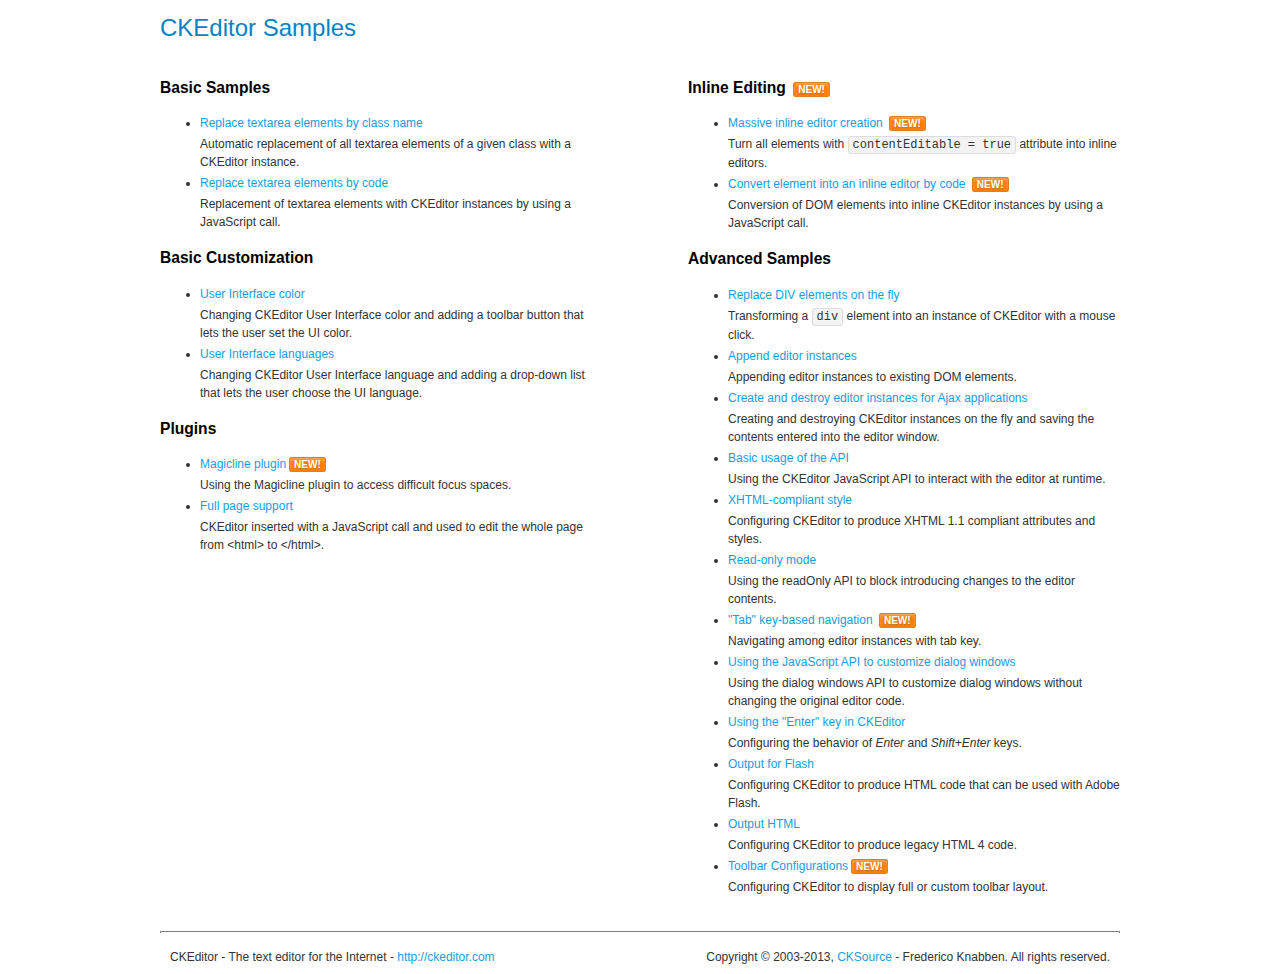
<file: assets/ckeditor/samples/index.html>
<!DOCTYPE html>
<!--
Copyright (c) 2003-2013, CKSource - Frederico Knabben. All rights reserved.
For licensing, see LICENSE.html or http://ckeditor.com/license
-->
<html>
<head>
	<title>CKEditor Samples</title>
	<meta charset="utf-8">
	<link rel="stylesheet" href="sample.css">
</head>
<body>
	<h1 class="samples">
		CKEditor Samples
	</h1>
	<div class="twoColumns">
		<div class="twoColumnsLeft">
			<h2 class="samples">
				Basic Samples
			</h2>
			<dl class="samples">
				<dt><a class="samples" href="replacebyclass.html">Replace textarea elements by class name</a></dt>
				<dd>Automatic replacement of all textarea elements of a given class with a CKEditor instance.</dd>

				<dt><a class="samples" href="replacebycode.html">Replace textarea elements by code</a></dt>
				<dd>Replacement of textarea elements with CKEditor instances by using a JavaScript call.</dd>
			</dl>

			<h2 class="samples">
				Basic Customization
			</h2>
			<dl class="samples">
				<dt><a class="samples" href="uicolor.html">User Interface color</a></dt>
				<dd>Changing CKEditor User Interface color and adding a toolbar button that lets the user set the UI color.</dd>

				<dt><a class="samples" href="uilanguages.html">User Interface languages</a></dt>
				<dd>Changing CKEditor User Interface language and adding a drop-down list that lets the user choose the UI language.</dd>
			</dl>


			<h2 class="samples">Plugins</h2>
<dl class="samples">
<dt><a class="samples" href="plugins/magicline/magicline.html">Magicline plugin</a><span class="new">New!</span></dt>
<dd>Using the Magicline plugin to access difficult focus spaces.</dd>

<dt><a class="samples" href="plugins/wysiwygarea/fullpage.html">Full page support</a></dt>
<dd>CKEditor inserted with a JavaScript call and used to edit the whole page from &lt;html&gt; to &lt;/html&gt;.</dd>
</dl>
		</div>
		<div class="twoColumnsRight">
			<h2 class="samples">
				Inline Editing <span class="new">New!</span>
			</h2>
			<dl class="samples">
				<dt><a class="samples" href="inlineall.html">Massive inline editor creation</a> <span class="new">New!</span></dt>
				<dd>Turn all elements with <code>contentEditable = true</code> attribute into inline editors.</dd>

				<dt><a class="samples" href="inlinebycode.html">Convert element into an inline editor by code</a> <span class="new">New!</span></dt>
				<dd>Conversion of DOM elements into inline CKEditor instances by using a JavaScript call.</dd>

				
			</dl>

			<h2 class="samples">
				Advanced Samples
			</h2>
			<dl class="samples">
				<dt><a class="samples" href="divreplace.html">Replace DIV elements on the fly</a></dt>
				<dd>Transforming a <code>div</code> element into an instance of CKEditor with a mouse click.</dd>

				<dt><a class="samples" href="appendto.html">Append editor instances</a></dt>
				<dd>Appending editor instances to existing DOM elements.</dd>

				<dt><a class="samples" href="ajax.html">Create and destroy editor instances for Ajax applications</a></dt>
				<dd>Creating and destroying CKEditor instances on the fly and saving the contents entered into the editor window.</dd>

				<dt><a class="samples" href="api.html">Basic usage of the API</a></dt>
				<dd>Using the CKEditor JavaScript API to interact with the editor at runtime.</dd>

				<dt><a class="samples" href="xhtmlstyle.html">XHTML-compliant style</a></dt>
				<dd>Configuring CKEditor to produce XHTML 1.1 compliant attributes and styles.</dd>

				<dt><a class="samples" href="readonly.html">Read-only mode</a></dt>
				<dd>Using the readOnly API to block introducing changes to the editor contents.</dd>

				<dt><a class="samples" href="tabindex.html">"Tab" key-based navigation</a> <span class="new">New!</span></dt>
				<dd>Navigating among editor instances with tab key.</dd>


				
<dt><a class="samples" href="plugins/dialog/dialog.html">Using the JavaScript API to customize dialog windows</a></dt>
<dd>Using the dialog windows API to customize dialog windows without changing the original editor code.</dd>

<dt><a class="samples" href="plugins/enterkey/enterkey.html">Using the &quot;Enter&quot; key in CKEditor</a></dt>
<dd>Configuring the behavior of <em>Enter</em> and <em>Shift+Enter</em> keys.</dd>

<dt><a class="samples" href="plugins/htmlwriter/outputforflash.html">Output for Flash</a></dt>
<dd>Configuring CKEditor to produce HTML code that can be used with Adobe Flash.</dd>

<dt><a class="samples" href="plugins/htmlwriter/outputhtml.html">Output HTML</a></dt>
<dd>Configuring CKEditor to produce legacy HTML 4 code.</dd>

<dt><a class="samples" href="plugins/toolbar/toolbar.html">Toolbar Configurations</a><span class="new">New!</span></dt>
<dd>Configuring CKEditor to display full or custom toolbar layout.</dd>

			</dl>
		</div>
	</div>
	<div id="footer">
		<hr>
		<p>
			CKEditor - The text editor for the Internet - <a class="samples" href="http://ckeditor.com/">http://ckeditor.com</a>
		</p>
		<p id="copy">
			Copyright &copy; 2003-2013, <a class="samples" href="http://cksource.com/">CKSource</a> - Frederico Knabben. All rights reserved.
		</p>
	</div>
</body>
</html>
</file>
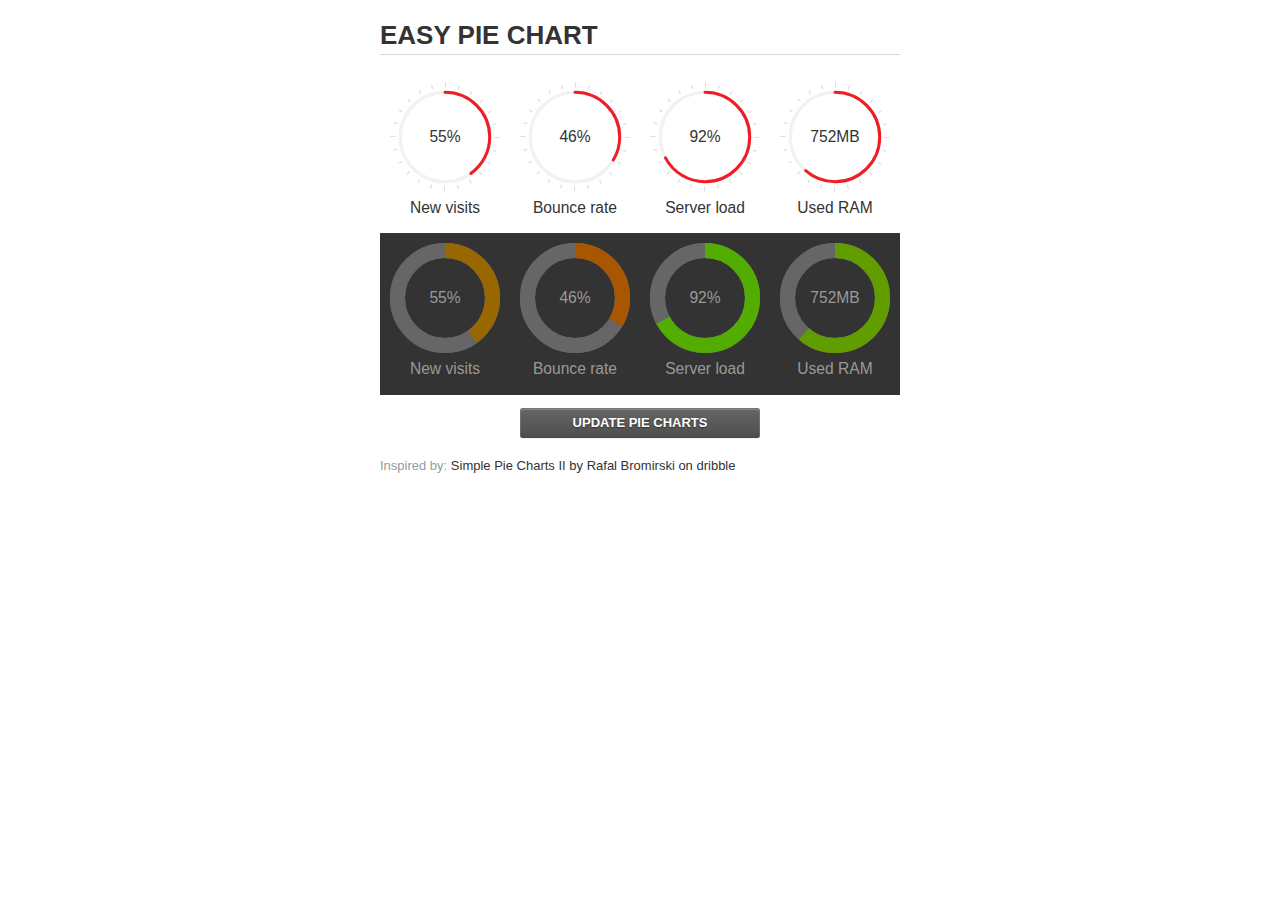
<file: assets/jquery-easy-pie-chart/examples/index.html>
<!doctype html>
<html>
    <head>
        <meta charset="utf-8">
        <title>Easy Pie Chart</title>
        <script type="text/javascript" src="https://ajax.googleapis.com/ajax/libs/jquery/1.7.2/jquery.min.js"></script>
        <script type="text/javascript" src="http://html5shiv.googlecode.com/svn/trunk/html5.js"></script>
        <script type="text/javascript" src="excanvas.js"></script>
        <script type="text/javascript" src="../jquery.easy-pie-chart.js"></script>

        <link rel="stylesheet" type="text/css" href="style.css" media="screen">
        <link rel="stylesheet" type="text/css" href="../jquery.easy-pie-chart.css" media="screen">

        <meta name="viewport" content="width=device-width, initial-scale=1.0">

        <script type="text/javascript">
            var initPieChart = function() {
                $('.percentage').easyPieChart({
                    animate: 1000
                });
                $('.percentage-light').easyPieChart({
                    barColor: function(percent) {
                        percent /= 100;
                        return "rgb(" + Math.round(255 * (1-percent)) + ", " + Math.round(255 * percent) + ", 0)";
                    },
                    trackColor: '#666',
                    scaleColor: false,
                    lineCap: 'butt',
                    lineWidth: 15,
                    animate: 1000
                });

                $('.updateEasyPieChart').on('click', function(e) {
                  e.preventDefault();
                  $('.percentage, .percentage-light').each(function() {
                    var newValue = Math.round(100*Math.random());
                    $(this).data('easyPieChart').update(newValue);
                    $('span', this).text(newValue);
                  });
                });
            };
        </script>
    </head>
    <body onload="initPieChart();">
        <div class="container">
            <h1>EASY PIE CHART</h1>
            <div class="chart">
                <div class="percentage success" data-percent="55"><span>55</span>%</div>
                <div class="label">New visits</div>
            </div>
            <div class="chart">
                <div class="percentage" data-percent="46"><span>46</span>%</div>
                <div class="label">Bounce rate</div>
            </div>
            <div class="chart">
                <div class="percentage" data-percent="92"><span>92</span>%</div>
                <div class="label">Server load</div>
            </div>
            <div class="chart">
                <div class="percentage" data-percent="84"><span>752</span>MB</div>
                <div class="label">Used RAM</div>
            </div>
            <div style="clear:both;"></div>
            <div class="dark">
                <div class="chart">
                    <div id="sparkline_bar" class="percentage-light" data-percent="55"><span>55</span>%</div>
                    <div class="label">New visits</div>
                </div>
                <div class="chart">
                    <div id="sparkline_bar" class="percentage-light" data-percent="46"><span>46</span>%</div>
                    <div class="label">Bounce rate</div>
                </div>
                <div class="chart">
                    <div class="percentage-light" data-percent="92"><span>92</span>%</div>
                    <div class="label">Server load</div>
                </div>
                <div class="chart">
                    <div class="percentage-light" data-percent="84"><span>752</span>MB</div>
                    <div class="label">Used RAM</div>
                </div>
                <div style="clear:both;"></div>
            </div>

            <p><a href="#" class="button updateEasyPieChart">Update pie charts</a></p>

            <p class="credits">Inspired by: <a href="http://drbl.in/ezuc" target="_blank">Simple Pie Charts II by Rafal Bromirski on dribble</a></p>
        </div>
    </body>
</html>
</file>
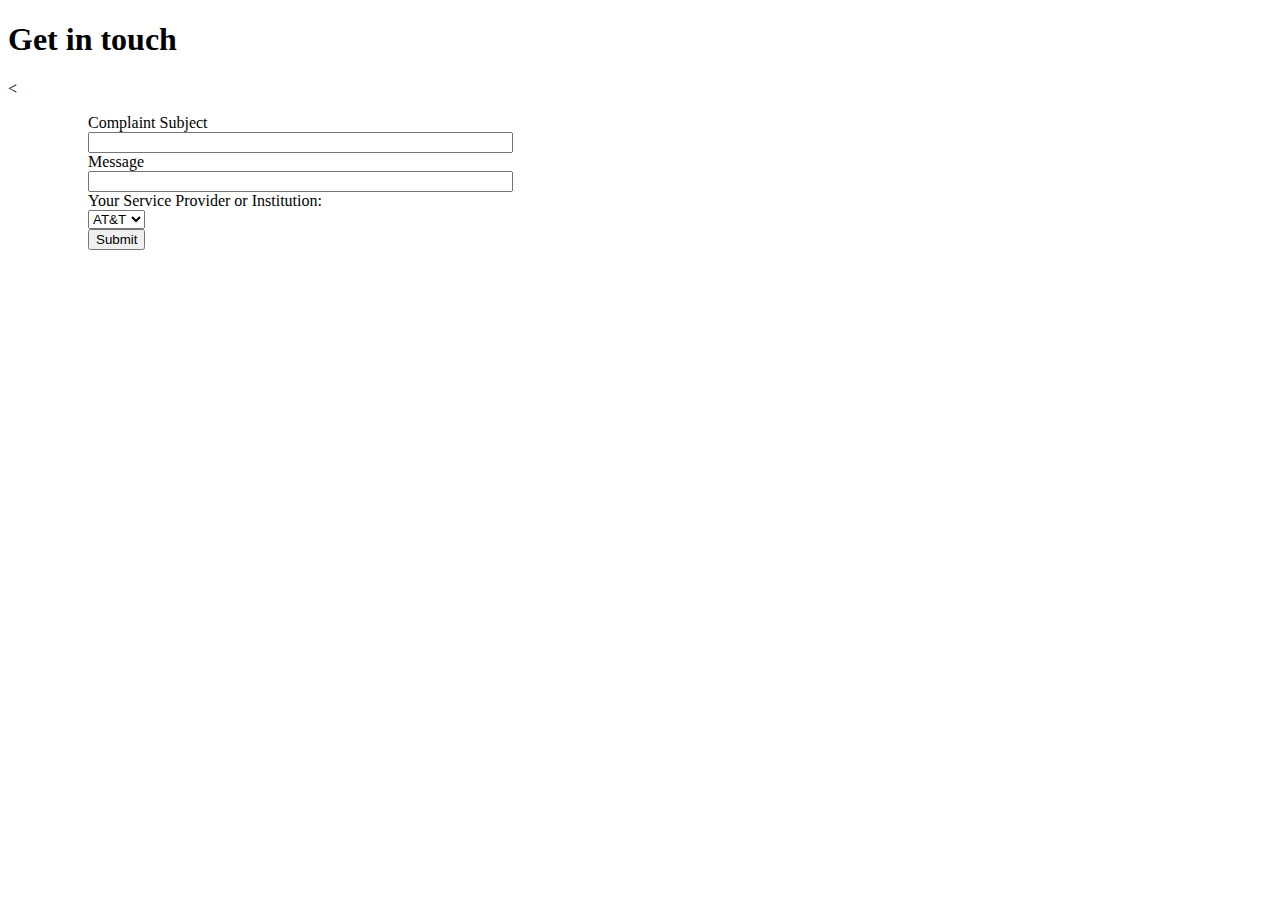
<file: email.html>
<!DOCTYPE html>
<html lang="en">

<head>

  <h1>Get in touch</h1> 

</head>

<body>
   
    <header id="top" class="header">
        <div class="text-vertical-center">
<<form method="POST"  name='email' action="emailsent.php">
<ul>
<ul><label for="subject">Complaint Subject</label></ul>
<ul><input type="text" name="subject" size="50" /></ul>
<ul><label for="message">Message</label></ul>
<ul><input type="text" name="message" size="50" /></ul>




<ul><label for="email">Your Service Provider or Institution:</label></ul>
<ul><select name="email">
<option value="abhinavvarma7565@gmail.com">AT&T</option>
<option value="abhinav1730@gmail.com">SJSU</option>
</select></ul>



<ul><input type="submit" name="submit" value="Submit" /></ul>
</ul>
</form>


        </div>
    </header>


</body>

</html>
</file>
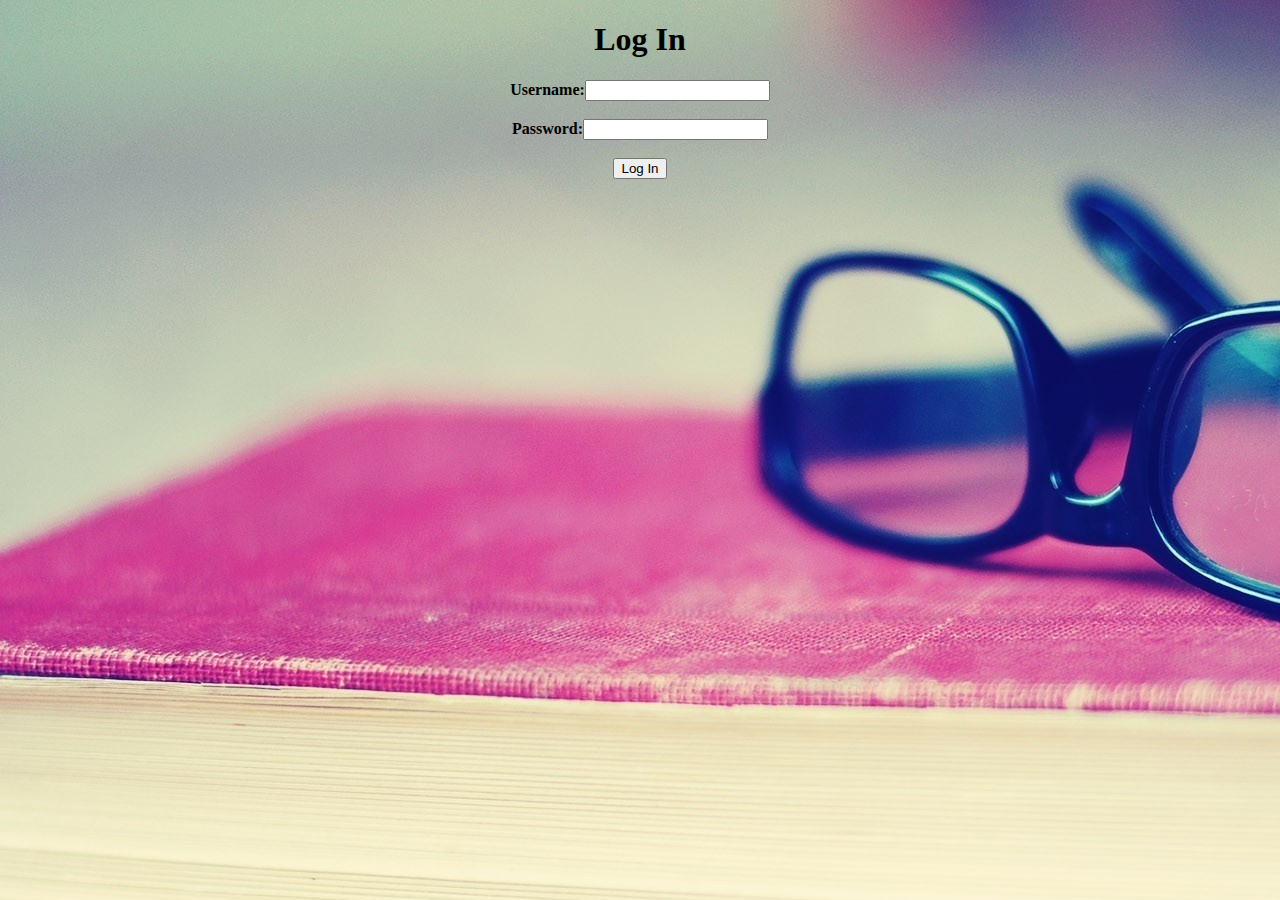
<file: login.html>
<!DOCTYPE html>
<html lang="en">

<head>
<style>

body{
background-image: url("bg.jpg");

}
</style> 
    

</head>

<body>


    
    <header id="top" class="header">
        <div class="text-vertical-center">
            
<body><b>
<h1 align="center">Log In</h1>
<form method="post" align="center" action="login.php">
Username:<input type="text" name="username"/><br/><br/>
Password:<input type="password" name="password"/><br/><br/></b>
<input type="submit" name="submit" value="Log In"/>

   

</body>

</html>
</file>
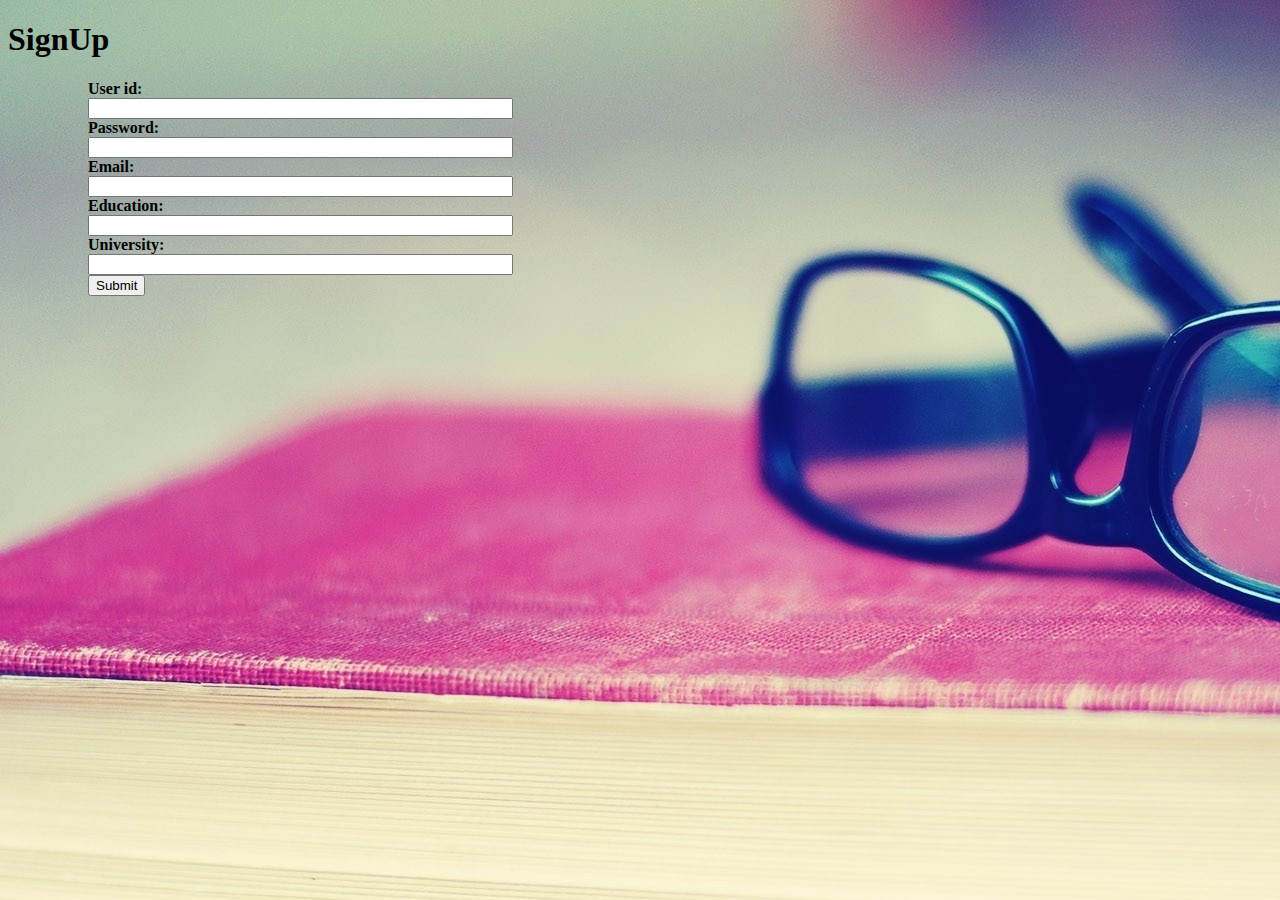
<file: signup.html>
<!DOCTYPE html>
<html lang="en">

<head>

<style>
form { 

left:80%; 
width:250px;
}
body{
background-image: url("bg.jpg");

}
</style>   
</head>

<body>

<h1>SignUp</h1>
<form method="POST"  name='registration'  action="signup.php">
<ul><b>
<ul><label for="username">User id:</label></ul>
<ul><input type="text" name="username" required size="50" /></ul>
<ul><label for="password">Password:</label></ul>
<ul><input type="password" name="password" required size="50" /></ul>
<ul><label for="email">Email:</label></ul>
<ul><input type="text" name="email" required size="50" /></ul>
<ul><label>Education:</label></ul>
<ul><input type="text" name="education" required size="50" /></ul>
<ul><label>University:</label></ul>
<ul><input type="text" name="university" required size="50" /></ul></b>
<ul><input type="submit" name="submit" value="Submit" /></ul>
</ul>
</form>


        </div>
    </header>

  

</body>

</html>
</file>
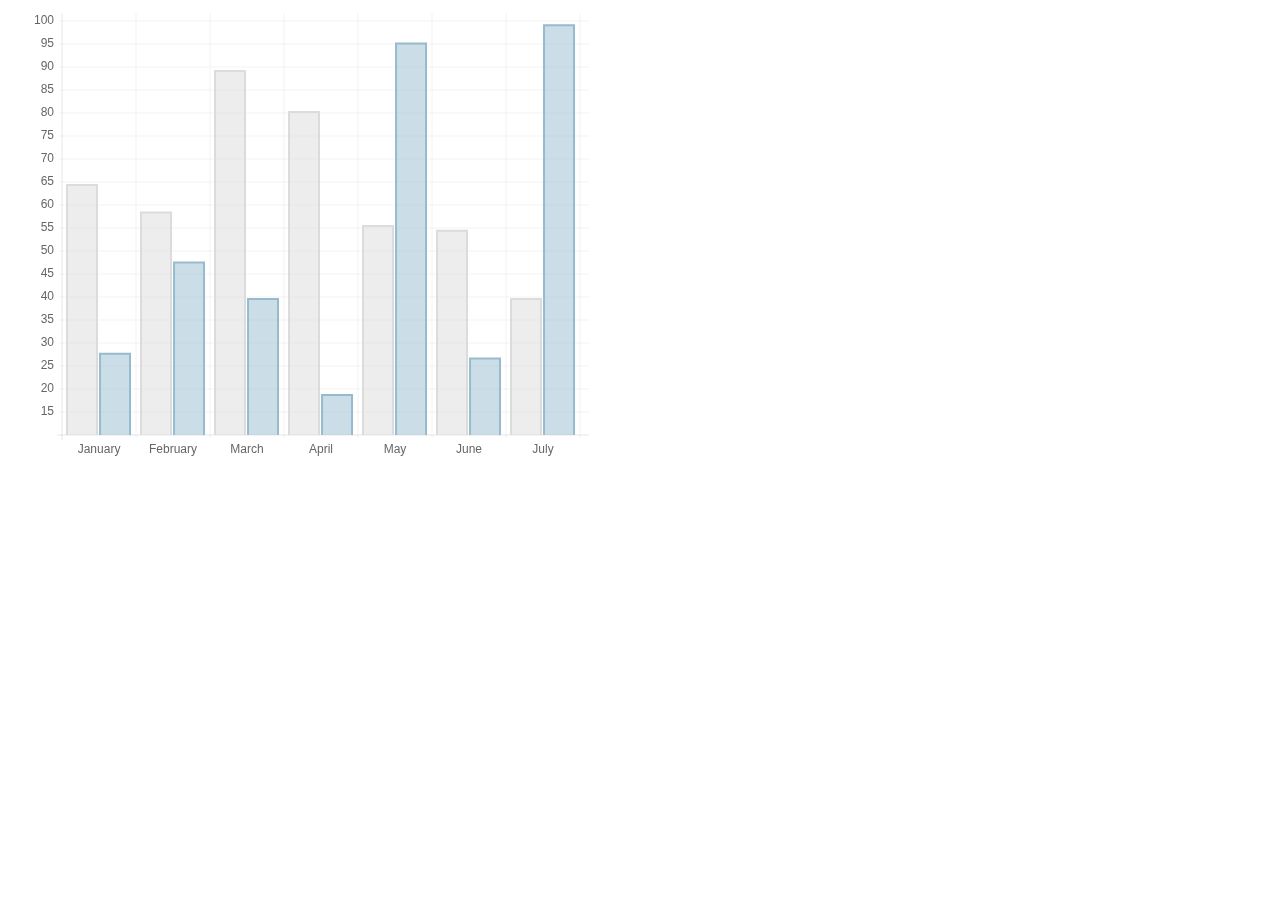
<file: assets/chart-master/samples/bar.html>
<!doctype html>
<html>
	<head>
		<title>Bar Chart</title>
		<script src="../Chart.js"></script>
		<meta name = "viewport" content = "initial-scale = 1, user-scalable = no">
		<style>
			canvas{
			}
		</style>
	</head>
	<body>
		<canvas id="canvas" height="450" width="600"></canvas>


	<script>

		var barChartData = {
			labels : ["January","February","March","April","May","June","July"],
			datasets : [
				{
					fillColor : "rgba(220,220,220,0.5)",
					strokeColor : "rgba(220,220,220,1)",
					data : [65,59,90,81,56,55,40]
				},
				{
					fillColor : "rgba(151,187,205,0.5)",
					strokeColor : "rgba(151,187,205,1)",
					data : [28,48,40,19,96,27,100]
				}
			]
			
		}

	var myLine = new Chart(document.getElementById("canvas").getContext("2d")).Bar(barChartData);
	
	</script>
	</body>
</html>
</file>
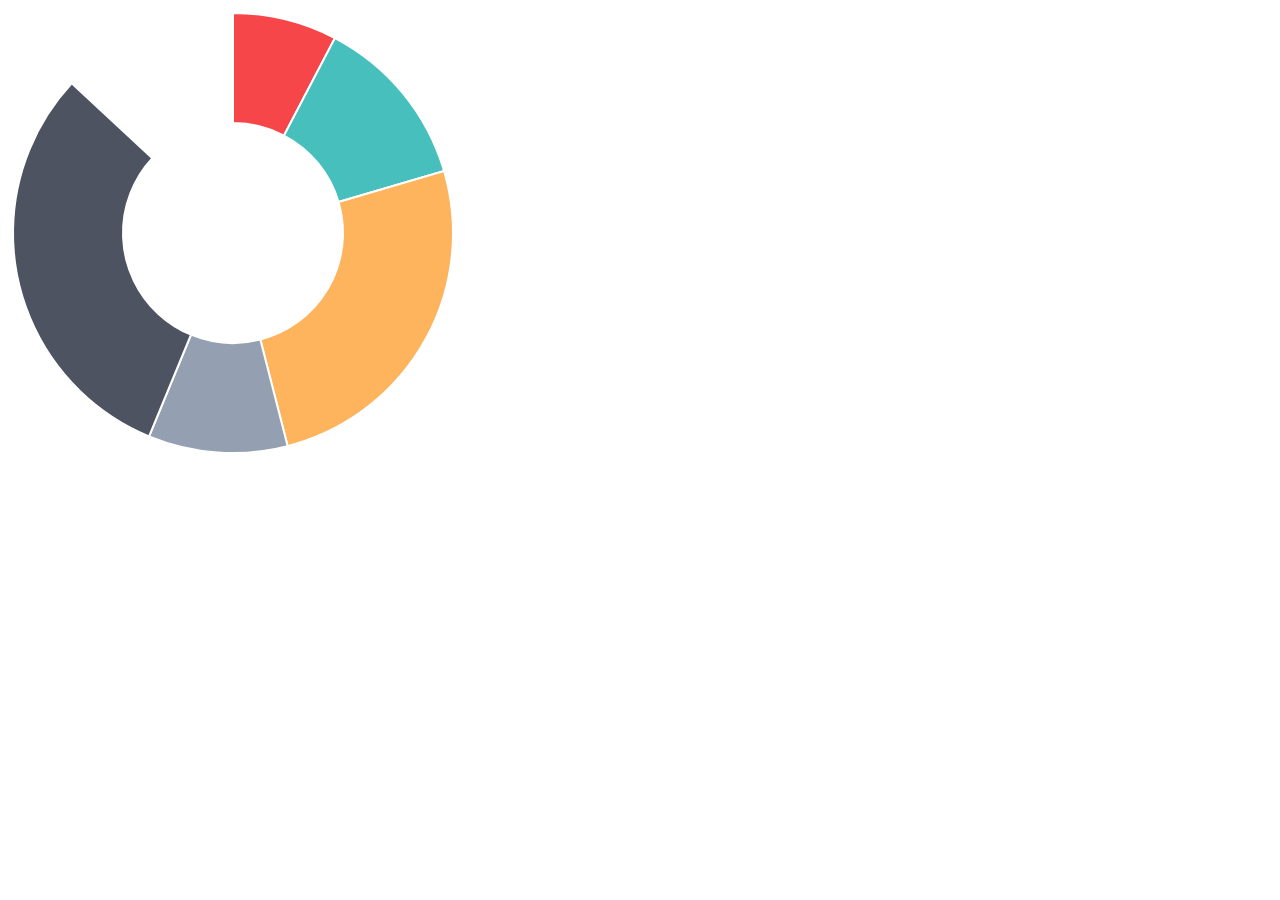
<file: assets/chart-master/samples/doughnut.html>
<!doctype html>
<html>
	<head>
		<title>Doughnut Chart</title>
		<script src="../Chart.js"></script>
		<meta name = "viewport" content = "initial-scale = 1, user-scalable = no">
		<style>
			canvas{
			}
		</style>
	</head>
	<body>
		<canvas id="canvas" height="450" width="450"></canvas>


	<script>

		var doughnutData = [
				{
					value: 30,
					color:"#F7464A"
				},
				{
					value : 50,
					color : "#46BFBD"
				},
				{
					value : 100,
					color : "#FDB45C"
				},
				{
					value : 40,
					color : "#949FB1"
				},
				{
					value : 120,
					color : "#4D5360"
				}
			
			];

	var myDoughnut = new Chart(document.getElementById("canvas").getContext("2d")).Doughnut(doughnutData);
	
	</script>
	</body>
</html>
</file>
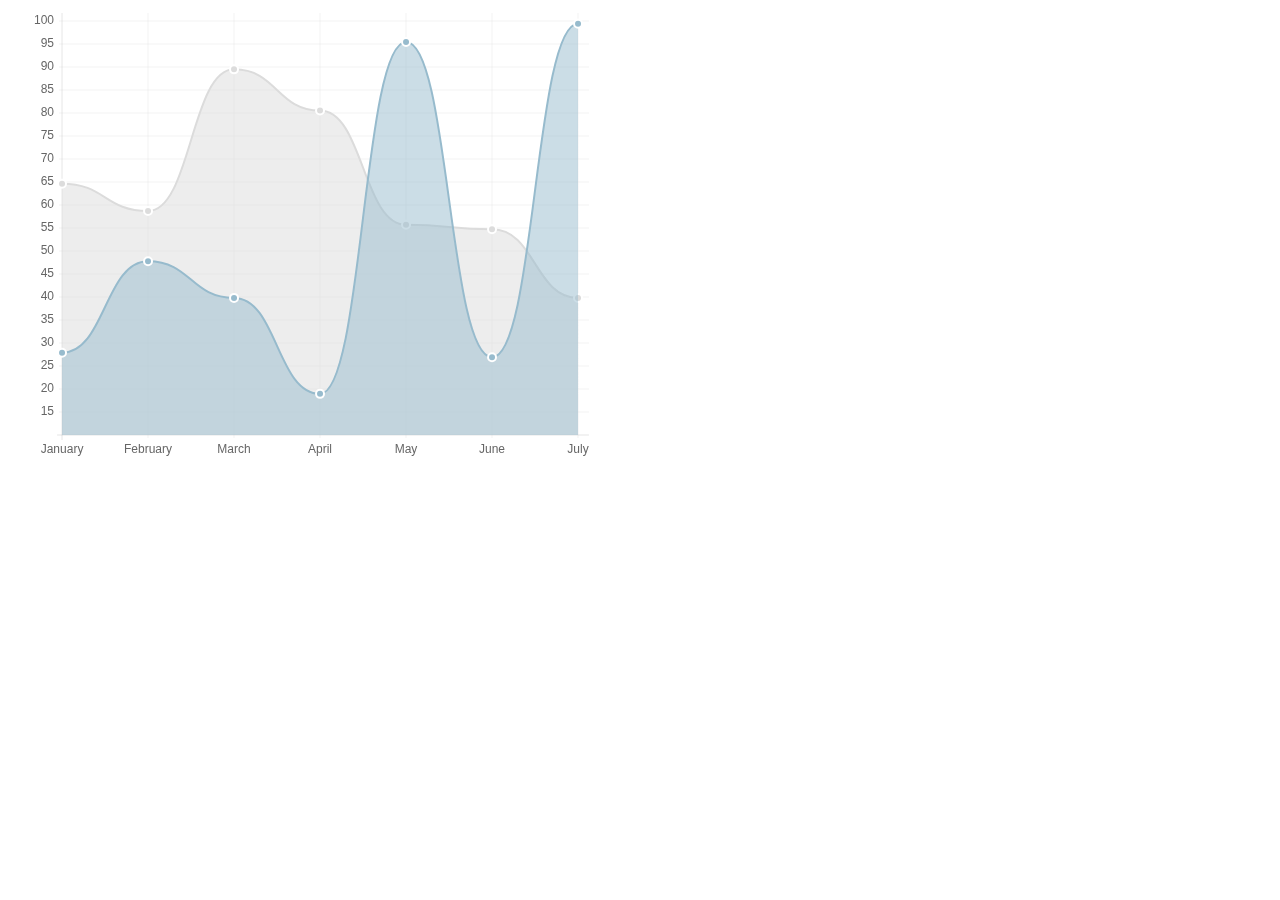
<file: assets/chart-master/samples/line.html>
<!doctype html>
<html>
	<head>
		<title>Line Chart</title>
		<script src="../Chart.js"></script>
		<meta name = "viewport" content = "initial-scale = 1, user-scalable = no">
		<style>
			canvas{
			}
		</style>
	</head>
	<body>
		<canvas id="canvas" height="450" width="600"></canvas>


	<script>

		var lineChartData = {
			labels : ["January","February","March","April","May","June","July"],
			datasets : [
				{
					fillColor : "rgba(220,220,220,0.5)",
					strokeColor : "rgba(220,220,220,1)",
					pointColor : "rgba(220,220,220,1)",
					pointStrokeColor : "#fff",
					data : [65,59,90,81,56,55,40]
				},
				{
					fillColor : "rgba(151,187,205,0.5)",
					strokeColor : "rgba(151,187,205,1)",
					pointColor : "rgba(151,187,205,1)",
					pointStrokeColor : "#fff",
					data : [28,48,40,19,96,27,100]
				}
			]
			
		}

	var myLine = new Chart(document.getElementById("canvas").getContext("2d")).Line(lineChartData);
	
	</script>
	</body>
</html>
</file>
<file: assets/ckeditor/samples/sample.css>
/*
Copyright (c) 2003-2013, CKSource - Frederico Knabben. All rights reserved.
For licensing, see LICENSE.html or http://ckeditor.com/license
*/

html, body, h1, h2, h3, h4, h5, h6, div, span, blockquote, p, address, form, fieldset, img, ul, ol, dl, dt, dd, li, hr, table, td, th, strong, em, sup, sub, dfn, ins, del, q, cite, var, samp, code, kbd, tt, pre
{
	line-height: 1.5em;
}

body
{
	padding: 10px 30px;
}

input, textarea, select, option, optgroup, button, td, th
{
	font-size: 100%;
}

pre, code, kbd, samp, tt
{
	font-family: monospace,monospace;
	font-size: 1em;
}

body {
    width: 960px;
    margin: 0 auto;
}

code
{
	background: #f3f3f3;
	border: 1px solid #ddd;
	padding: 1px 4px;

	-moz-border-radius: 3px;
	-webkit-border-radius: 3px;
	border-radius: 3px;
}

.new
{
	background: #FF7E00;
	border: 1px solid #DA8028;
	color: #fff;
	font-size: 10px;
	font-weight: bold;
	padding: 1px 4px;
	text-shadow: 0 1px 0 #C97626;
	text-transform: uppercase;
	margin: 0 0 0 3px;

	-moz-border-radius: 3px;
	-webkit-border-radius: 3px;
	border-radius: 3px;

	-moz-box-shadow: 0 2px 3px 0 #FFA54E inset;
	-webkit-box-shadow: 0 2px 3px 0 #FFA54E inset;
	box-shadow: 0 2px 3px 0 #FFA54E inset;
}

h1.samples
{
	color: #0782C1;
	font-size: 200%;
	font-weight: normal;
	margin: 0;
	padding: 0;
}

h1.samples a
{
	color: #0782C1;
	text-decoration: none;
	border-bottom: 1px dotted #0782C1;
}

.samples a:hover
{
	border-bottom: 1px dotted #0782C1;
}

h2.samples
{
	color: #000000;
	font-size: 130%;
	margin: 15px 0 0 0;
	padding: 0;
}

p, blockquote, address, form, pre, dl, h1.samples, h2.samples
{
	margin-bottom: 15px;
}

ul.samples
{
	margin-bottom: 15px;
}

.clear
{
	clear: both;
}

fieldset
{
	margin: 0;
	padding: 10px;
}

body, input, textarea
{
	color: #333333;
	font-family: Arial, Helvetica, sans-serif;
}

body
{
	font-size: 75%;
}

a.samples
{
	color: #189DE1;
	text-decoration: none;
}

form
{
	margin: 0;
	padding: 0;
}

pre.samples
{
	background-color: #F7F7F7;
	border: 1px solid #D7D7D7;
	overflow: auto;
	padding: 0.25em;
	white-space: pre-wrap; /* CSS 2.1 */
	word-wrap: break-word; /* IE7 */
	-moz-tab-size: 4;
	-o-tab-size: 4;
	-webkit-tab-size: 4;
	tab-size: 4;
}

#footer
{
	clear: both;
	padding-top: 10px;
}

#footer hr
{
	margin: 10px 0 15px 0;
	height: 1px;
	border: solid 1px gray;
	border-bottom: none;
}

#footer p
{
	margin: 0 10px 10px 10px;
	float: left;
}

#footer #copy
{
	float: right;
}

#outputSample
{
	width: 100%;
	table-layout: fixed;
}

#outputSample thead th
{
	color: #dddddd;
	background-color: #999999;
	padding: 4px;
	white-space: nowrap;
}

#outputSample tbody th
{
	vertical-align: top;
	text-align: left;
}

#outputSample pre
{
	margin: 0;
	padding: 0;
}

.description
{
	border: 1px dotted #B7B7B7;
	margin-bottom: 10px;
	padding: 10px 10px 0;
	overflow: hidden;
}

label
{
	display: block;
	margin-bottom: 6px;
}

/**
 *	CKEditor editables are automatically set with the "cke_editable" class
 *	plus cke_editable_(inline|themed) depending on the editor type.
 */

/* Style a bit the inline editables. */
.cke_editable.cke_editable_inline
{
	cursor: pointer;
}

/* Once an editable element gets focused, the "cke_focus" class is
   added to it, so we can style it differently. */
.cke_editable.cke_editable_inline.cke_focus
{
	box-shadow: inset 0px 0px 20px 3px #ddd, inset 0 0 1px #000;
	outline: none;
	background: #eee;
	cursor: text;
}

/* Avoid pre-formatted overflows inline editable. */
.cke_editable_inline pre
{
	white-space: pre-wrap;
	word-wrap: break-word;
}

/**
 *	Samples index styles.
 */

.twoColumns,
.twoColumnsLeft,
.twoColumnsRight
{
	overflow: hidden;
}

.twoColumnsLeft,
.twoColumnsRight
{
	width: 45%;
}

.twoColumnsLeft
{
	float: left;
}

.twoColumnsRight
{
	float: right;
}

dl.samples
{
	padding: 0 0 0 40px;
}
dl.samples > dt
{
	display: list-item;
	list-style-type: disc;
	list-style-position: outside;
	margin: 0 0 3px;
}
dl.samples > dd
{
	margin: 0 0 3px;
}
.warning
{
    color: #ff0000;
	background-color: #FFCCBA;
    border: 2px dotted #ff0000;
	padding: 15px 10px;
	margin: 10px 0;
}

/* Used on inline samples */

blockquote
{
	font-style: italic;
	font-family: Georgia, Times, "Times New Roman", serif;
	padding: 2px 0;
	border-style: solid;
	border-color: #ccc;
	border-width: 0;
}

.cke_contents_ltr blockquote
{
	padding-left: 20px;
	padding-right: 8px;
	border-left-width: 5px;
}

.cke_contents_rtl blockquote
{
	padding-left: 8px;
	padding-right: 20px;
	border-right-width: 5px;
}

img.right {
    border: 1px solid #ccc;
    float: right;
    margin-left: 15px;
    padding: 5px;
}

img.left {
    border: 1px solid #ccc;
    float: left;
    margin-right: 15px;
    padding: 5px;
}
</file>
<file: assets/jquery-easy-pie-chart/examples/style.css>
body {
    font: 13px/1.4 'Helvetica Neue', 'Helvetica','Arial', sans-serif;
    color: #333;
}

.container {
    width: 520px;
    margin: auto;
}

h1 {
    border-bottom: 1px solid #d9d9d9;
}

a {
    color: #be2221;
    text-decoration: none;
}

.chart {
    float: left;
    margin: 10px;
}

.percentage,
.label {
    text-align: center;
    color: #333;
    font-weight: 100;
    font-size: 1.2em;
    margin-bottom: 0.3em;
}

.credits {
    padding-top: 0.5em;
    clear: both;
    color: #999;
}

.credits a {
    color: #333;
}

.dark {
    background: #333;
}

.dark .percentage-light,
.dark .label {
    text-align: center;
    color: #999;
    font-weight: 100;
    font-size: 1.2em;
    margin-bottom: 0.3em;
}


.button {
  -webkit-box-shadow: inset 0 0 1px #000, inset 0 1px 0 1px rgba(255,255,255,0.2), 0 1px 1px -1px rgba(0, 0, 0, .5);
  -moz-box-shadow: inset 0 0 1px #000, inset 0 1px 0 1px rgba(255,255,255,0.2), 0 1px 1px -1px rgba(0, 0, 0, .5);
  box-shadow: inset 0 0 1px #000, inset 0 1px 0 1px rgba(255,255,255,0.2), 0 1px 1px -1px rgba(0, 0, 0, .5);
  -webkit-border-radius: 3px;
  -moz-border-radius: 3px;
  border-radius: 3px;
  padding: 6px 20px;
  font-weight: bold;
  text-transform: uppercase;
  display: block;
  margin: auto;
  max-width: 200px;
  text-align: center;
  background-color: #5c5c5c;
  background-image: -moz-linear-gradient(top, #666666, #4d4d4d);
  background-image: -ms-linear-gradient(top, #666666, #4d4d4d);
  background-image: -webkit-gradient(linear, 0 0, 0 100%, from(#666666), to(#4d4d4d));
  background-image: -webkit-linear-gradient(top, #666666, #4d4d4d);
  background-image: -o-linear-gradient(top, #666666, #4d4d4d);
  background-image: linear-gradient(top, #666666, #4d4d4d);
  background-repeat: repeat-x;
  filter: progid:DXImageTransform.Microsoft.gradient(startColorstr='#666666', endColorstr='#4d4d4d', GradientType=0);
  color: #ffffff;
  text-shadow: 0 1px 1px #333333;
}
.button:hover {
  color: #ffffff;
  text-decoration: none;
  background-color: #616161;
  background-image: -moz-linear-gradient(top, #6b6b6b, #525252);
  background-image: -ms-linear-gradient(top, #6b6b6b, #525252);
  background-image: -webkit-gradient(linear, 0 0, 0 100%, from(#6b6b6b), to(#525252));
  background-image: -webkit-linear-gradient(top, #6b6b6b, #525252);
  background-image: -o-linear-gradient(top, #6b6b6b, #525252);
  background-image: linear-gradient(top, #6b6b6b, #525252);
  background-repeat: repeat-x;
  filter: progid:DXImageTransform.Microsoft.gradient(startColorstr='#6b6b6b', endColorstr='#525252', GradientType=0);
}
.button:active {
  background-color: #575757;
  background-image: -moz-linear-gradient(top, #616161, #474747);
  background-image: -ms-linear-gradient(top, #616161, #474747);
  background-image: -webkit-gradient(linear, 0 0, 0 100%, from(#616161), to(#474747));
  background-image: -webkit-linear-gradient(top, #616161, #474747);
  background-image: -o-linear-gradient(top, #616161, #474747);
  background-image: linear-gradient(top, #616161, #474747);
  background-repeat: repeat-x;
  filter: progid:DXImageTransform.Microsoft.gradient(startColorstr='#616161', endColorstr='#474747', GradientType=0);
  -webkit-transform: translate(0, 1px);
  -moz-transform: translate(0, 1px);
  -ms-transform: translate(0, 1px);
  -o-transform: translate(0, 1px);
  transform: translate(0, 1px);
}
.button:disabled {
  background-color: #dddddd;
  background-image: -moz-linear-gradient(top, #e7e7e7, #cdcdcd);
  background-image: -ms-linear-gradient(top, #e7e7e7, #cdcdcd);
  background-image: -webkit-gradient(linear, 0 0, 0 100%, from(#e7e7e7), to(#cdcdcd));
  background-image: -webkit-linear-gradient(top, #e7e7e7, #cdcdcd);
  background-image: -o-linear-gradient(top, #e7e7e7, #cdcdcd);
  background-image: linear-gradient(top, #e7e7e7, #cdcdcd);
  background-repeat: repeat-x;
  filter: progid:DXImageTransform.Microsoft.gradient(startColorstr='#e7e7e7', endColorstr='#cdcdcd', GradientType=0);
  color: #939393;
  text-shadow: 0 1px 1px #fff;
}

@media screen and (max-device-width: 480px) {
  .container{
    width: 100%;
  }
}
</file>
